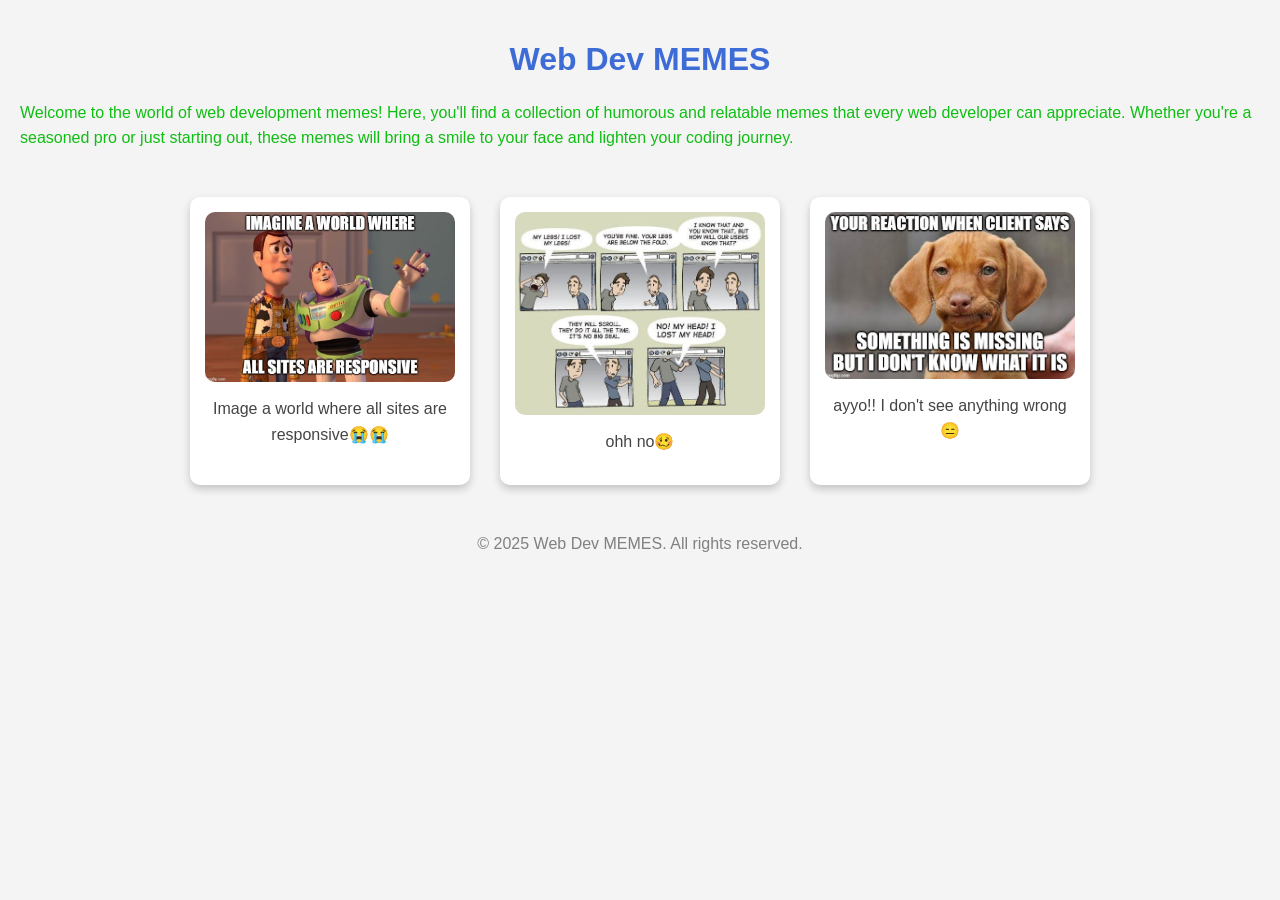
<file: Day-10_Flexbox_Meme_Squad/index.html>
<!DOCTYPE html>
<html lang="en">
<head>
    <meta charset="UTF-8">
    <meta name="viewport" content="width=device-width, initial-scale=1.0">
    <meta name="description" content="A collection of web development memes to lighten your coding journey.">
    <title>Web Dev MEMES</title>
    <link rel="stylesheet" href="style.css">
</head>
        <body>
            <h1>Web Dev MEMES</h1>
            <p>Welcome to the world of web development memes! Here, you'll find a collection of humorous and relatable memes that every web developer can appreciate. Whether you're a seasoned pro or just starting out, these memes will bring a smile to your face and lighten your coding journey.</p>
            <div class="container">
                <div class="card">
                    <img src="team1.jpeg" alt="Team 1 Meme">
                    <p class="caption">Image a world where all sites are responsive😭😭</p>
            </div>
            <div
                class="card">
                    <img src="team2.jpeg" alt="Team 2 Meme">
                    <p class="caption">ohh no🥴</p>
            </div>
            <div class="card">
                    <img src="team3.jpeg" alt="Team 3 Meme">
                    <p class="caption">ayyo!! I don't see anything wrong😑</p>
            </div>
            </div>
                <p style="color: gray; text-align: center;">&copy; 2025 Web Dev MEMES. All rights reserved.</p>
                </body>
                </html>
</file>
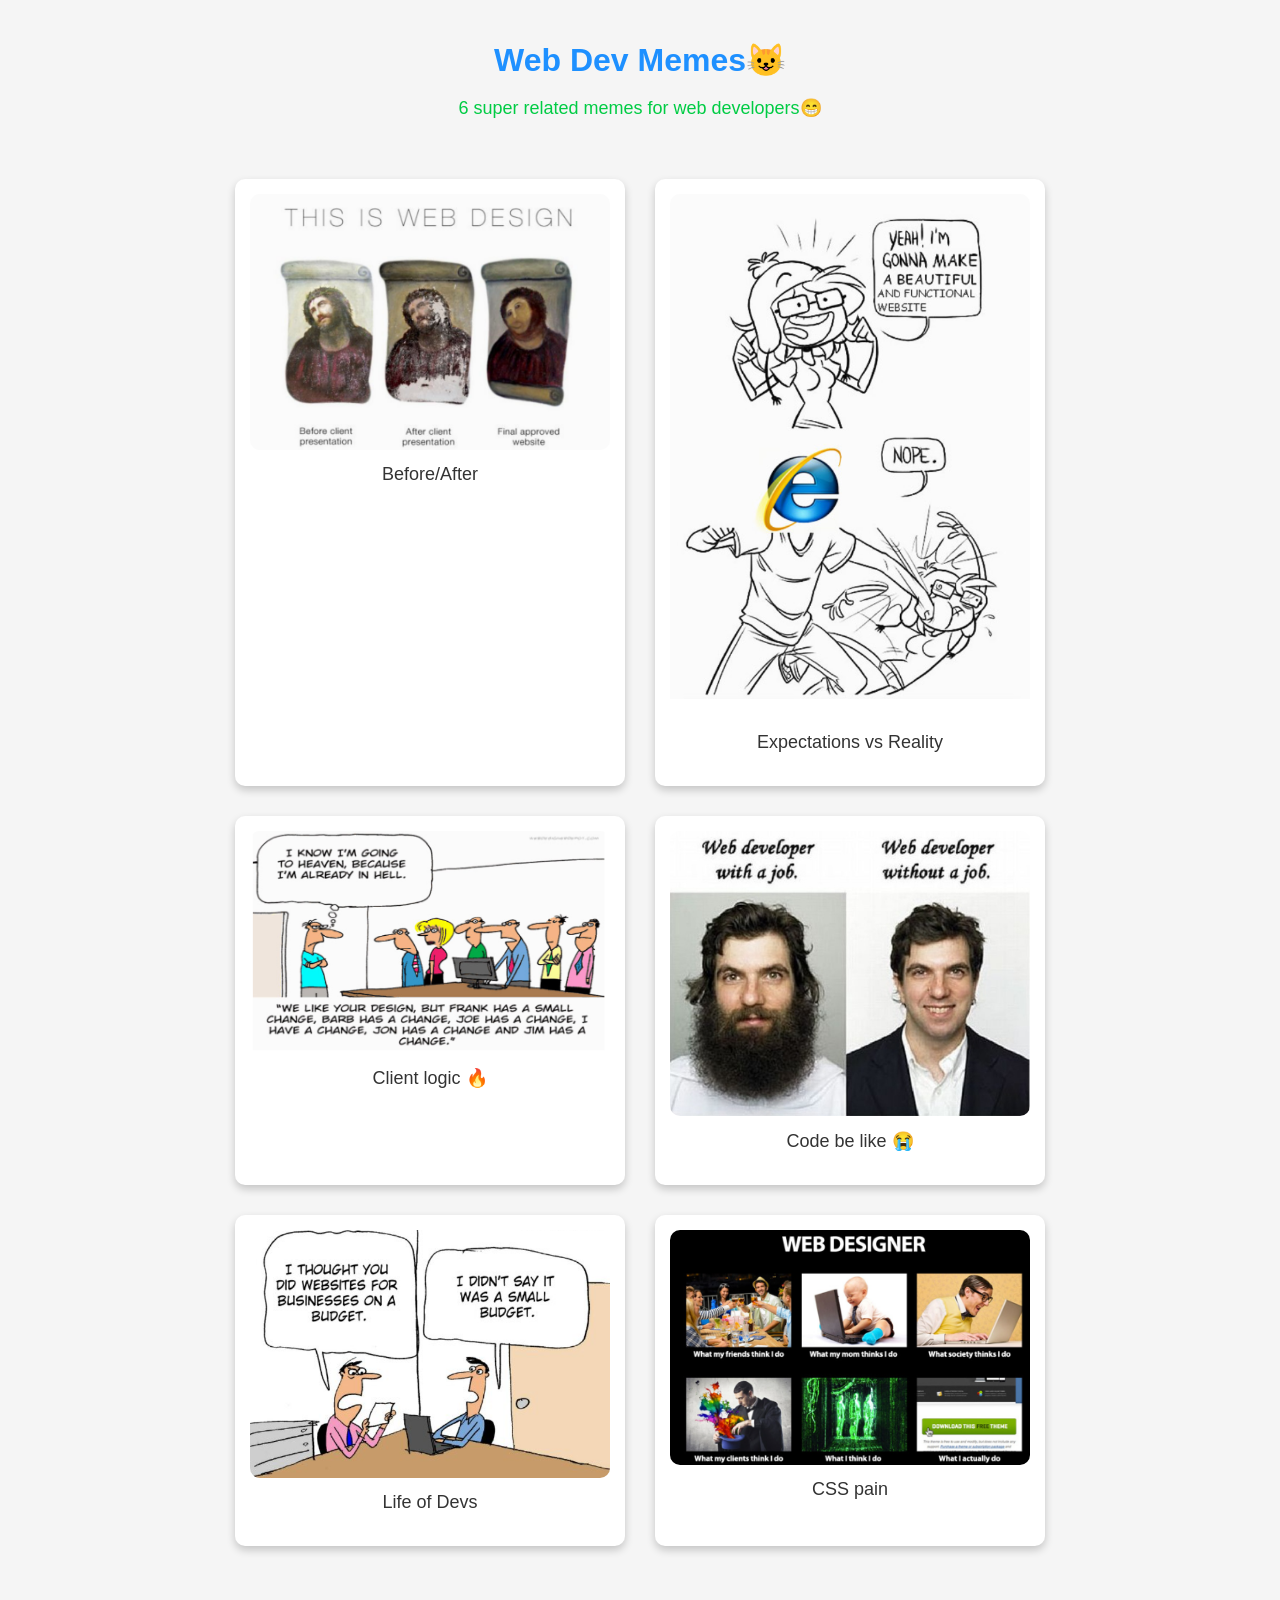
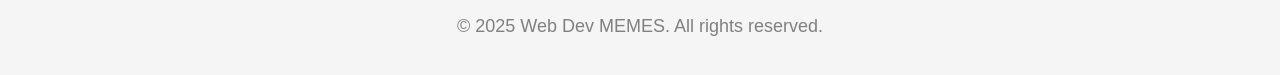
<file: Day-11_Flexbox_Gallery/index.html>
<!DOCTYPE html>
<html lang="en">
<html>
<head>
<meta charset="UTF-8">
<meta name="viewport" content="width=device-width, initial-scale=1.0">
<meta name="description content="This is a web meme page">
<title>Web Dev Memes</title>
<link rel="stylesheet" href="style.css">
</head>
<body>
<h1>Web Dev Memes😺</h1>
<p>6 super related memes for web developers😁</p>
<div class="gallery">
<div class="card">
<img src="meme1.png" alt="meme 1">
<p>Before/After</p>
</div>
<div class="card">
<img src="meme2.png" alt="meme 2">
<p>Expectations vs Reality</p>
</div>
<div class="card">
<img src="meme3.png" alt="meme 3">
<p>Client logic 🔥</p>
</div>
<div class="card">
<img src="meme4.png" alt="meme 4">
<p>Code be like 😭</p>
</div>
<div class="card">
<img src="meme5.png" alt="meme 5">
<p>Life of Devs</p>
</div>
<div class="card">
<img src="meme6.png" alt="meme 6">
<p>CSS pain</p>
</div>
</div>
<footer>
<p style="color: gray;">&copy 2025 Web Dev MEMES. All rights reserved.</p>
</footer>
</body>
</html>
</file>
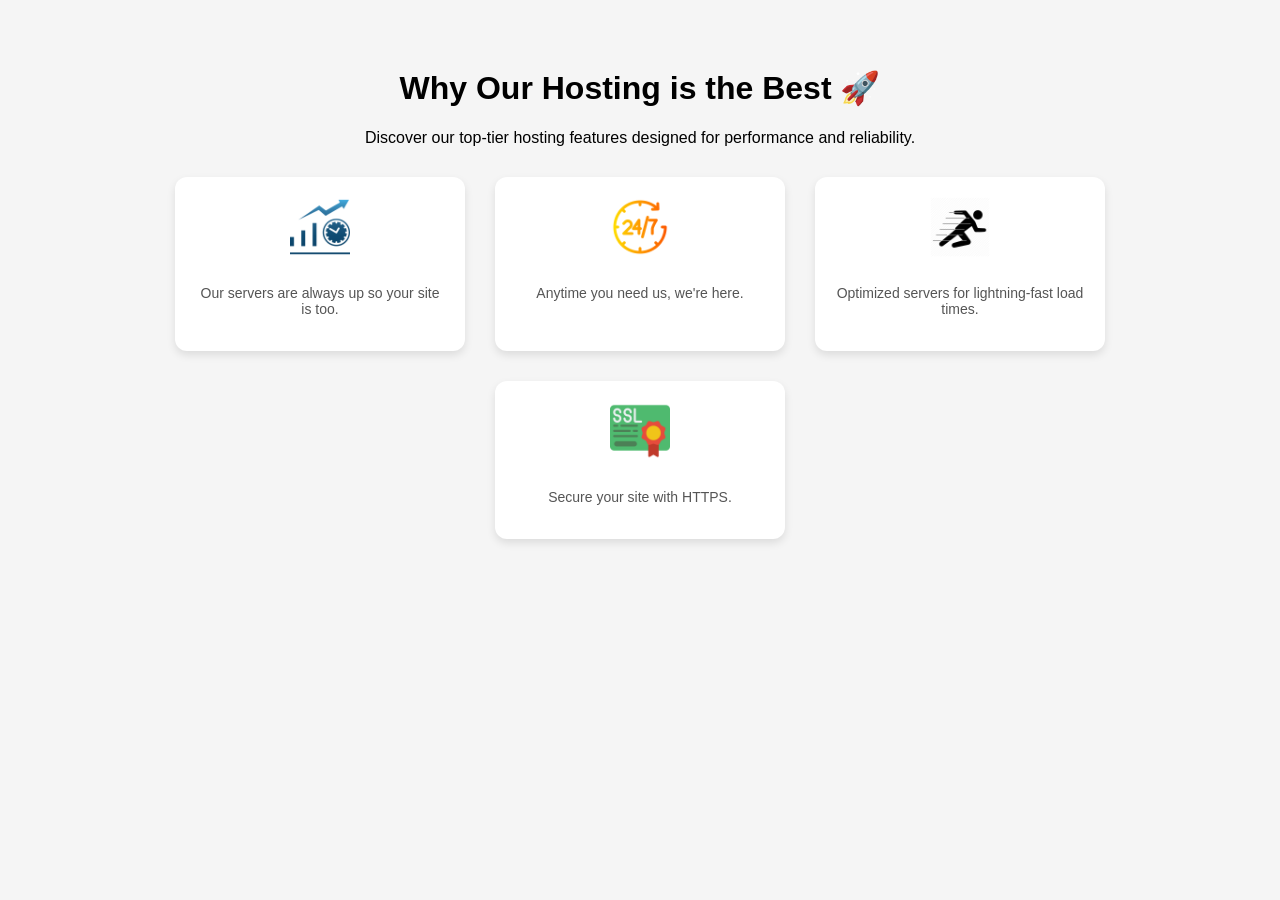
<file: Day-12_Homework_FeatureFlexX Pro/index.html>
<!DOCTYPE html>
<html lang="en">
<html>
<head>
<meta charset="UTF-8">
<meta name="viewport" content="width=device-width, initial-scale=1.0">
<meta name="description" content="This is a feature Website">
<title>why choose us</title>
<link rel="stylesheet" href="style.css">
</head>
<body>
<h1>Why Our Hosting is the Best 🚀</h1>
<p>Discover our top-tier hosting features designed for performance and reliability.</p>
<div class="features">
<div class="feature">
<img src="uptime.png" alt="uptime-icon">
<p>Our servers are always up so your site is too.</p>
</div>
<div class="feature">
<img src="support.png" alt="support-icon">
<p>Anytime you need us, we're here.</p>
</div>
<div class="feature">
<img src="fast.png" alt="fast-icon">
<p>Optimized servers for lightning-fast load times.</p>
</div>
<div class="feature">
<img src="certificate.png" alt="certificate-icon">
<p>Secure your site with HTTPS.</p>
</div>
</div>
</body>
</file>
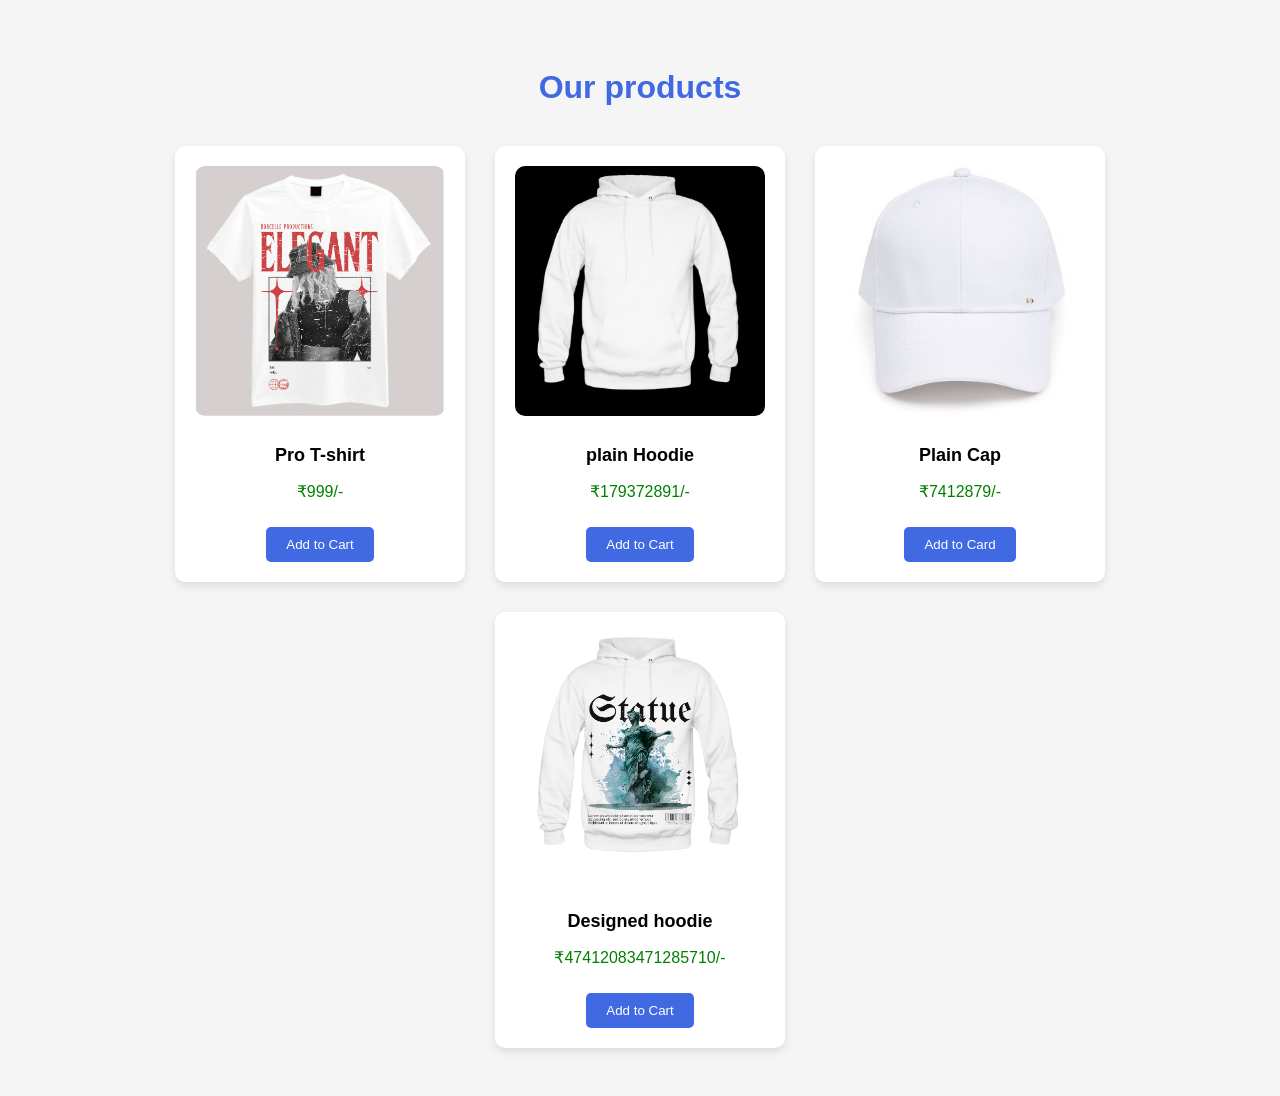
<file: Day-13_Flexbox_Product_Cards/index.html>
<!DOCTYPE html>
<html lang="en">
<html>
<head>
<meta charset="UTF-8">
<meta name="viewport" content="width=device-width, initial-scale=1.0">
<meta name="description" content="This is a product Website">
<title>Product Cards</title>
<link rel="stylesheet" href="style.css">
</head>
<body>
<h1>Our products</h1>
<div class="product-container">
<div class="product-card">
<img src="product.png" alt="product-icon">
<h2>Pro T-shirt</h2>
<p>₹999/-</p>
<button>Add to Cart</button>
</div>
<div class="product-card">
<img src="product1.jpeg" alt="product1-icon">
<h2>plain Hoodie</h2>
<p>₹179372891/-</p>
<button>Add to Cart</button>
</div>
<div class="product-card">
<img src="product2.jpg" alt="product2-icon">
<h2>Plain Cap</h2>
<p>₹7412879/-</p>
<button>Add to Card</button>
</div>
<div class="product-card">
<img src="product3.png" alt="product3-icon">
<h2>Designed hoodie</h2>
<p>₹47412083471285710/-</p>
<button>Add to Cart</button>
</div>
</div>
</body>
</html>
</file>
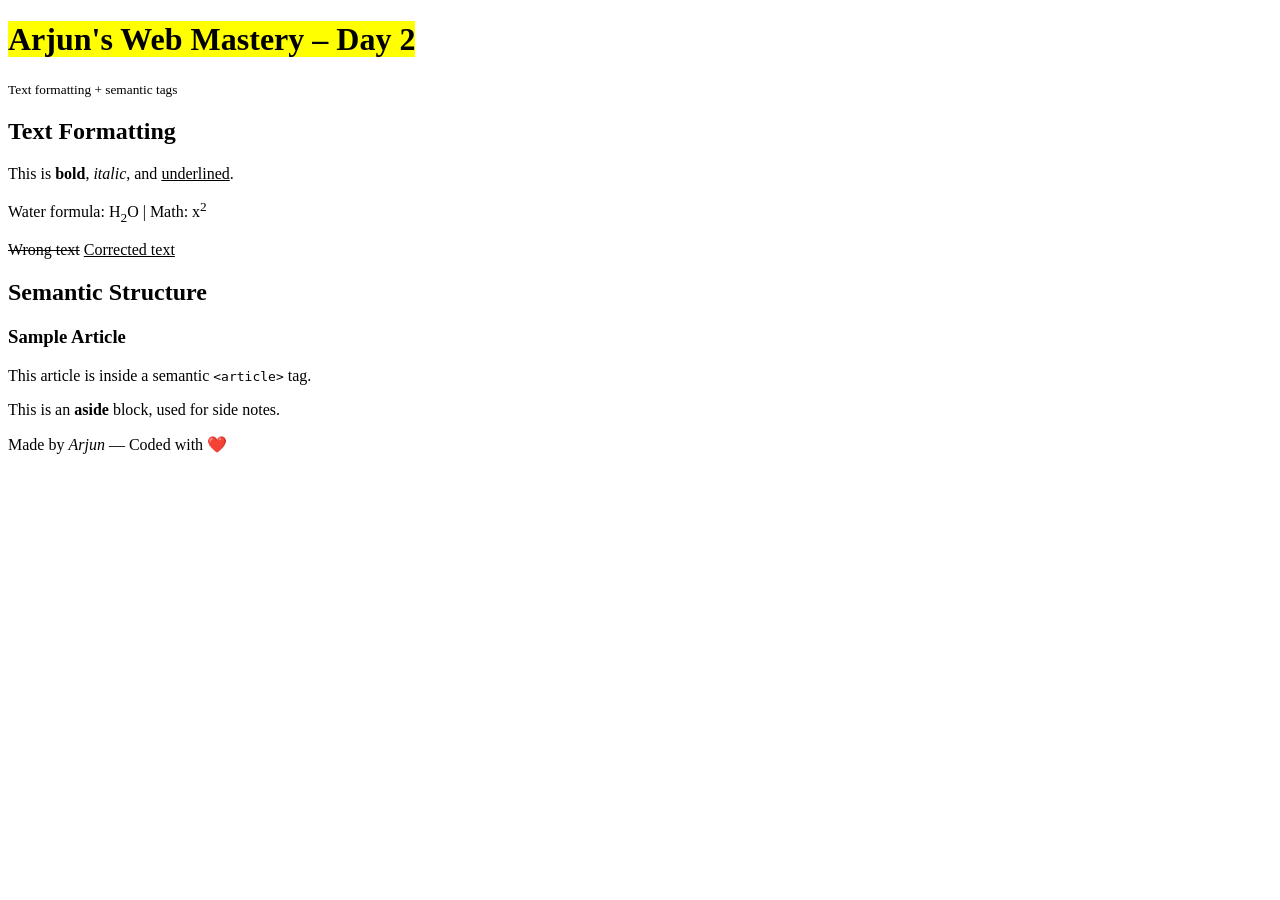
<file: Day-2_HTML_Formatting/index.html>
<!DOCTYPE html>
<html>
  <head>
    <title>Day 2 – Text Formatting</title>
  </head>
  <body>
    <header>
      <h1><mark>Arjun's Web Mastery – Day 2</mark></h1>
      <p><small>Text formatting + semantic tags</small></p>
    </header>

    <main>
      <section>
        <h2>Text Formatting</h2>
        <p>This is <b>bold</b>, <i>italic</i>, and <u>underlined</u>.</p>
        <p>Water formula: H<sub>2</sub>O | Math: x<sup>2</sup></p>
        <p><del>Wrong text</del> <ins>Corrected text</ins></p>
      </section>

      <section>
        <h2>Semantic Structure</h2>
        <article>
          <h3>Sample Article</h3>
          <p>This article is inside a semantic <code>&lt;article&gt;</code> tag.</p>
        </article>
        <aside>
          <p>This is an <strong>aside</strong> block, used for side notes.</p>
        </aside>
      </section>
    </main>

    <footer>
      <p>Made by <em>Arjun</em> — Coded with ❤️</p>
    </footer>
  </body>
</html>
</file>
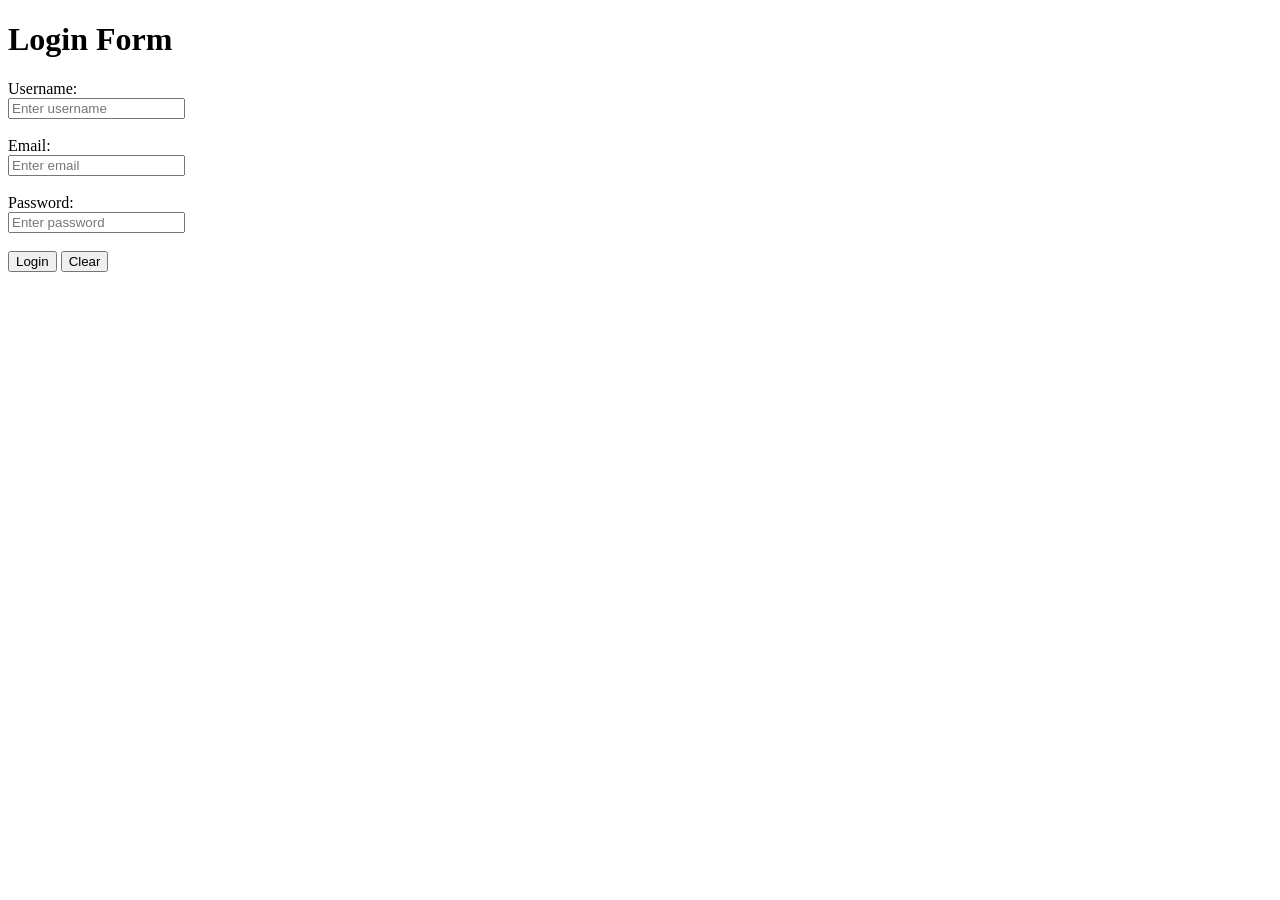
<file: Day-3_HTML_Forms/index.html>
<!DOCTYPE html>
<html>
  <head>
    <title>Day 3 – HTML Forms</title>
  </head>
  <body>
    <h1>Login Form</h1>

    <form action="/login" method="post">
      <label for="username">Username:</label><br>
      <input type="text" id="username" name="username" placeholder="Enter username" required><br><br>

      <label for="email">Email:</label><br>
      <input type="email" id="email" name="email" placeholder="Enter email"><br><br>

      <label for="password">Password:</label><br>
      <input type="password" id="password" name="password" placeholder="Enter password"><br><br>

      <input type="submit" value="Login">
      <input type="reset" value="Clear">
    </form>
  </body>
</html>
</file>
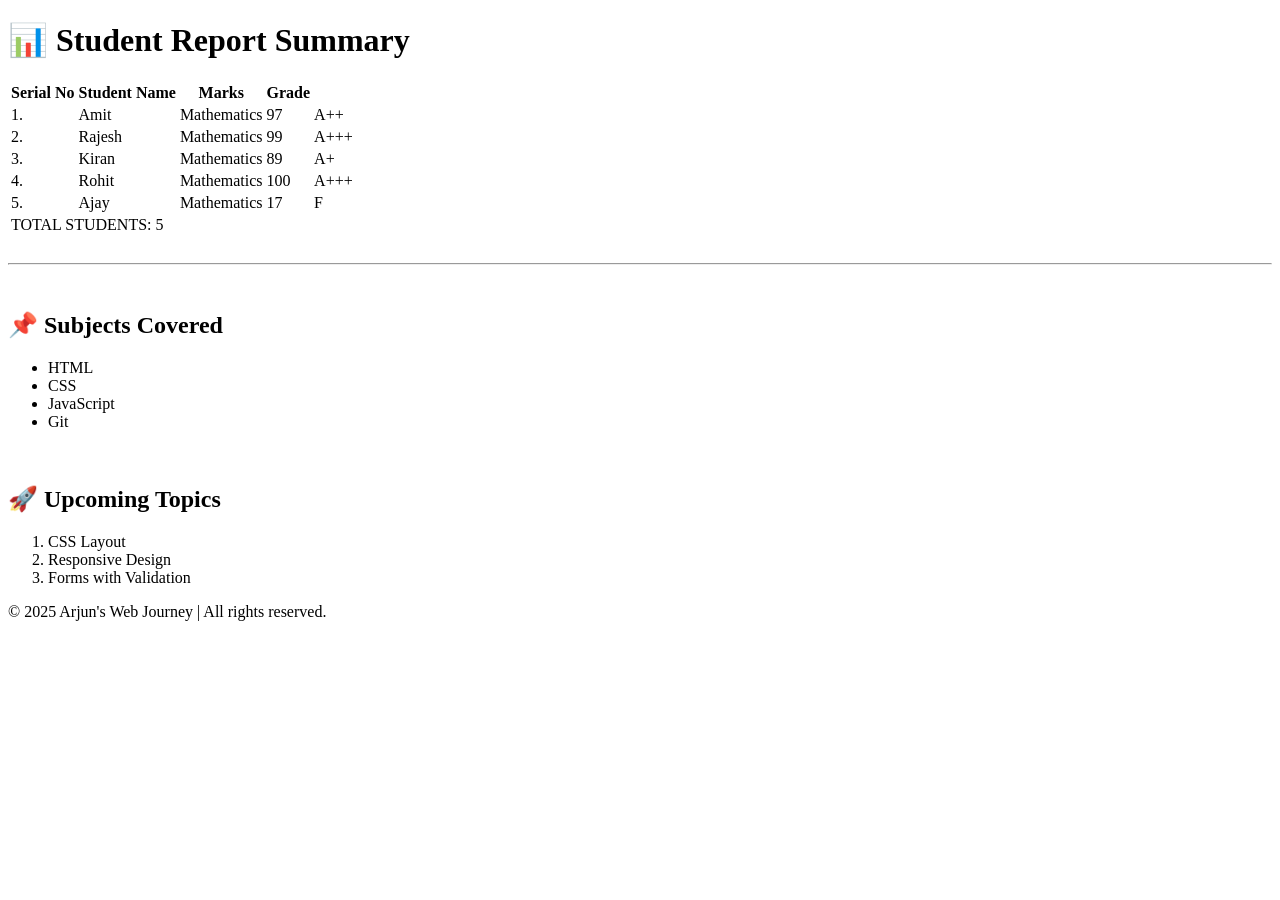
<file: Day-4_HTML_Tables_Lists/index.html>
<!DOCTYPE html>
<html>
<html lang="en">
<head>
<title> Day 4 - Tables and Lists by Arjun</title>
</head>
<body>
<h1>📊 Student Report Summary</h1>
<table>
<thead>
<tr><th>Serial No</th><th>Student Name</th><th>Marks</th><th>Grade</th></tr>
</thead>
<tr><td>1.</td><td>Amit</td><td>Mathematics</td><td>97</td><td>A++</td></tr>
<tr><td>2.</td><td>Rajesh</td><td>Mathematics</td><td>99</td><td>A+++</td></tr>
<tr><td>3.</td><td>Kiran</td><td>Mathematics</td><td>89</td><td>A+</td></tr>
<tr><td>4.</td><td>Rohit</td><td>Mathematics</td><td>100</td><td>A+++</td></tr>
<tr><td>5.</td><td>Ajay</td><td>Mathematics</td><td>17</td><td>F</td></tr>
</tbody>
<tfoot>
<td colspan="5">TOTAL STUDENTS: 5</td>
</tfoot>
</table>
<br>
<hr>
<br>
<h2>📌 Subjects Covered</h2>
<ul>
<li>HTML</li>
<li>CSS</li>
<li>JavaScript</li>
<li>Git</li>
</ul>
<br>
<h2>🚀 Upcoming Topics</h2>
<ol>
<li>CSS Layout</li>
<li>Responsive Design</li>
<li>Forms with Validation</li>
</ol>
<footer>
<p>&copy; 2025 Arjun's Web Journey | All rights reserved.</p>
</footer>
</body>
</html>
</file>
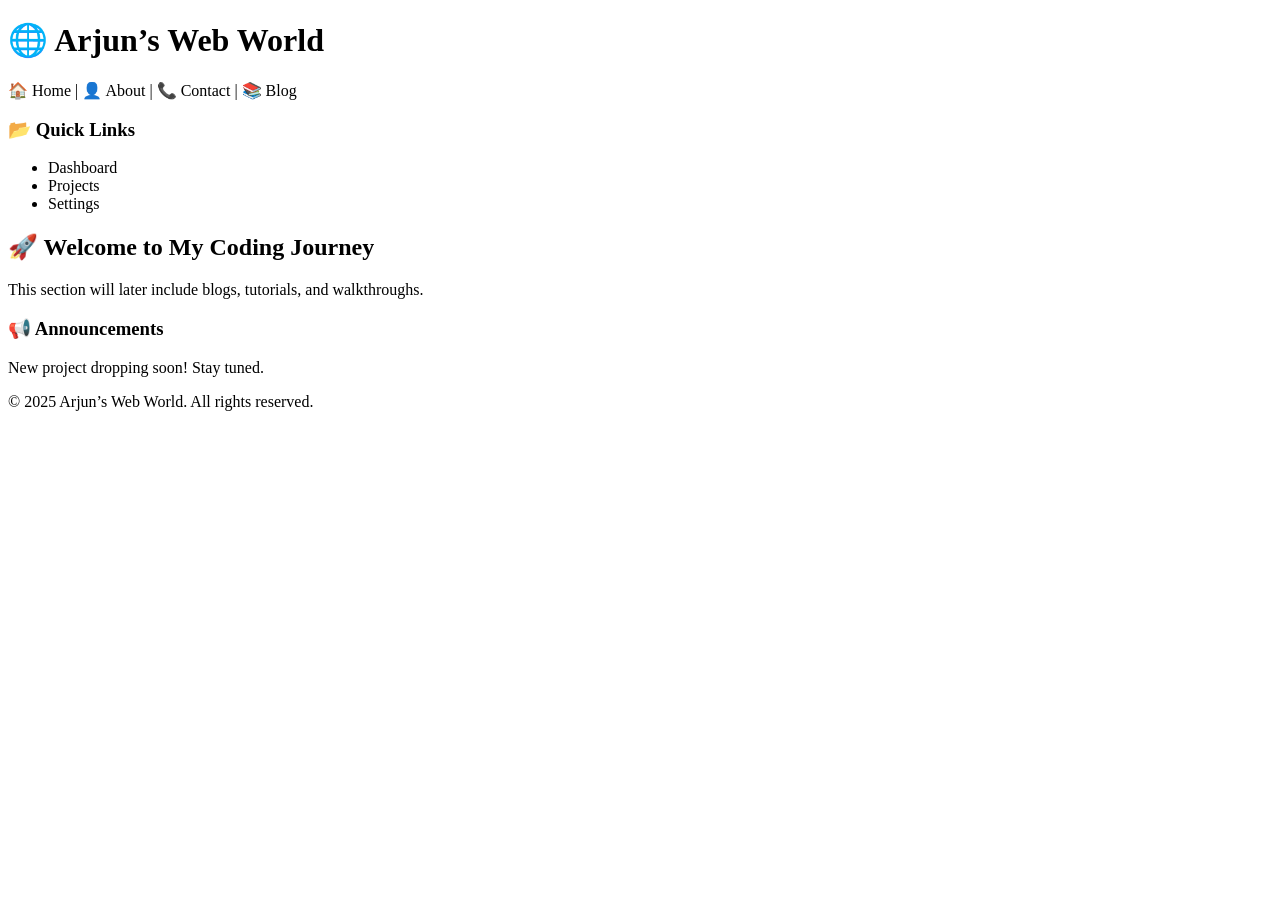
<file: Day-5_HTML_Div_Layouts/index.html>
<!DOCTYPE html>
<html>
<html lang="en">
<head>
<title>Day 5 - HTML Div Layouts by Arjun</title>
</head>
<body>
<div id="header">
<h1>🌐 Arjun’s Web World</h1>
</div>
<div id="navbar">
  <p>🏠 Home | 👤 About | 📞 Contact | 📚 Blog</p>
</div>
<div id="container">

  <div id="left-sidebar">
    <h3>📂 Quick Links</h3>
    <ul>
      <li>Dashboard</li>
      <li>Projects</li>
      <li>Settings</li>
    </ul>
  </div>

  <div id="main-content">
    <h2>🚀 Welcome to My Coding Journey</h2>
    <p>This section will later include blogs, tutorials, and walkthroughs.</p>
  </div>

  <div id="right-sidebar">
    <h3>📢 Announcements</h3>
    <p>New project dropping soon! Stay tuned.</p>
  </div>

</div>
<div id="footer">
  <p>&copy; 2025 Arjun’s Web World. All rights reserved.</p>
</div>
</body>
</html>
</file>
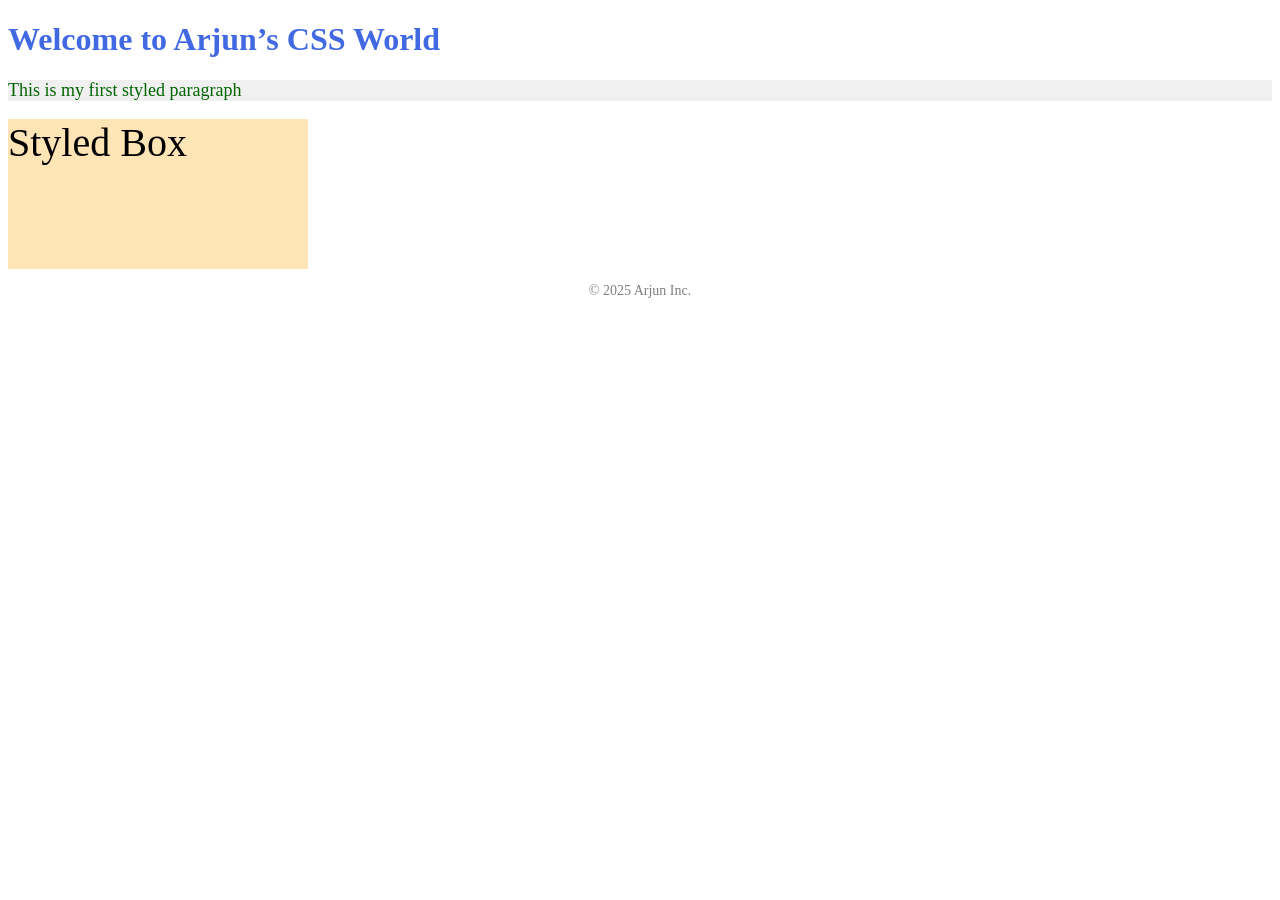
<file: Day-7_CSS_Inline_Styles/index.html>
<!DOCTYPE html>
<html>
<html lang="en">
<head>
<meta charset="UTF-8">
<meta name="viewport" content="width=device-width; initial-scale=1.0">
<meta description="This is a website made by me">
<title>DAY-1: CSS inline</title>
</head>
<body>
<h1 style="color: royalblue; font-size: 32px;">Welcome to Arjun’s CSS World</h1>
<p style="color: darkgreen; Background-color: #f0f0f0; font-size: 18px;">This is my first styled paragraph</p>
<div style="background-color: #ffe4b5; width: 300px; height:150px; font-size: 40px;">Styled Box</div>
<footer style="color: gray; font-size: 14px; text-align: center;">
<p>&copy; 2025 Arjun Inc.</p>
</footer>
</body>
</html>
</file>
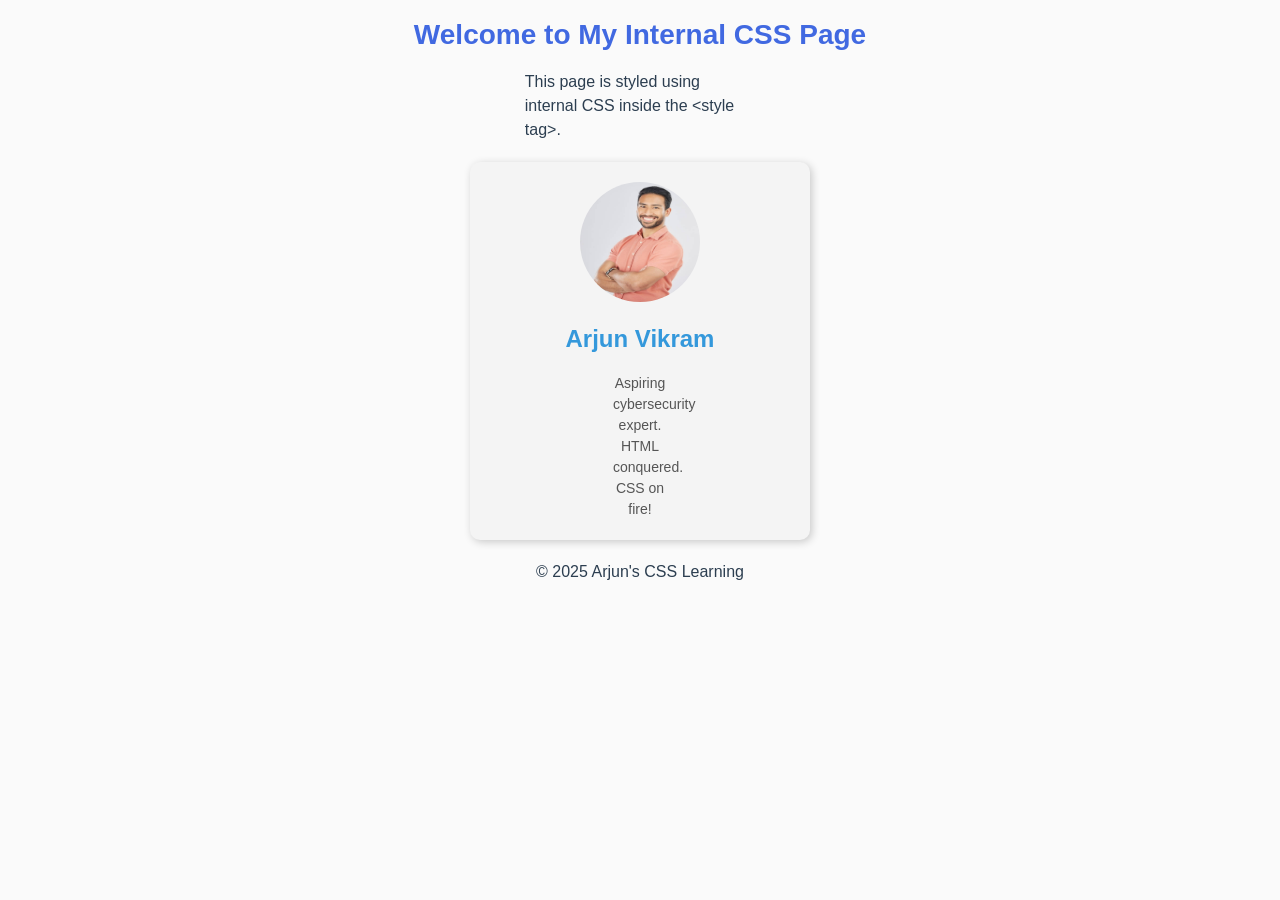
<file: Day-8_Internal_CSS_Profile/index.html>
<!DOCTYPE html>
<html>
<html lang="en">
<head>
<meta charset="UTF-8">
<title>Day 8 – Arjun Profile Card</title>
<meta name="viewport" content="width=device-width, initial-scale=8.0">
<meta description="This is a website made by me">
<style>
     body {
      font-family: Arial, sans-serif;
      margin: 0;
      padding: 0;
      background-color: #fafafa;
     .description {
      text-align: center;
      color: #2c3e50;
      width: 80%;
      margin: 10px auto;
      font-size: 16px;
      line-height: 1.5;
       }
 h1 {
      color: royalblue;
      text-align: center;
      font-size: 28px;
     }
 p   {
       color: #2c3e50;
       font-size: 16px;
       line-height: 1.5;
       width: 18%;
       margin: auto;
      }
  .card {
  width: 300px;
  margin: 20px auto;
  padding: 20px;
  background-color: #f4f4f4;
  border-radius: 10px;
  box-shadow: 2px 2px 8px rgba(0,0,0,0.2);
  text-align: center;
}
.card img {
  width: 120px;
  height: 120px;
  border-radius: 50%;
}
.card h2 {
  color: #3498db;
}
.card p {
  color: #555;
  font-size: 14px;
}
footer {
        text-align: center;
        color: lightgray;
    }
</style>
</head>
<body>
<h1>Welcome to My Internal CSS Page</h1>
<p>This page is styled using internal CSS inside the &lt;style tag&gt;.</p>
<div class="card">
<img src="man.jpg"></img>
<h2>Arjun Vikram</h2>
<p>Aspiring cybersecurity expert. HTML conquered. CSS on fire!</p>
</div>
<footer>
<p>&copy 2025 Arjun's CSS Learning</p>
</footer>
</file>
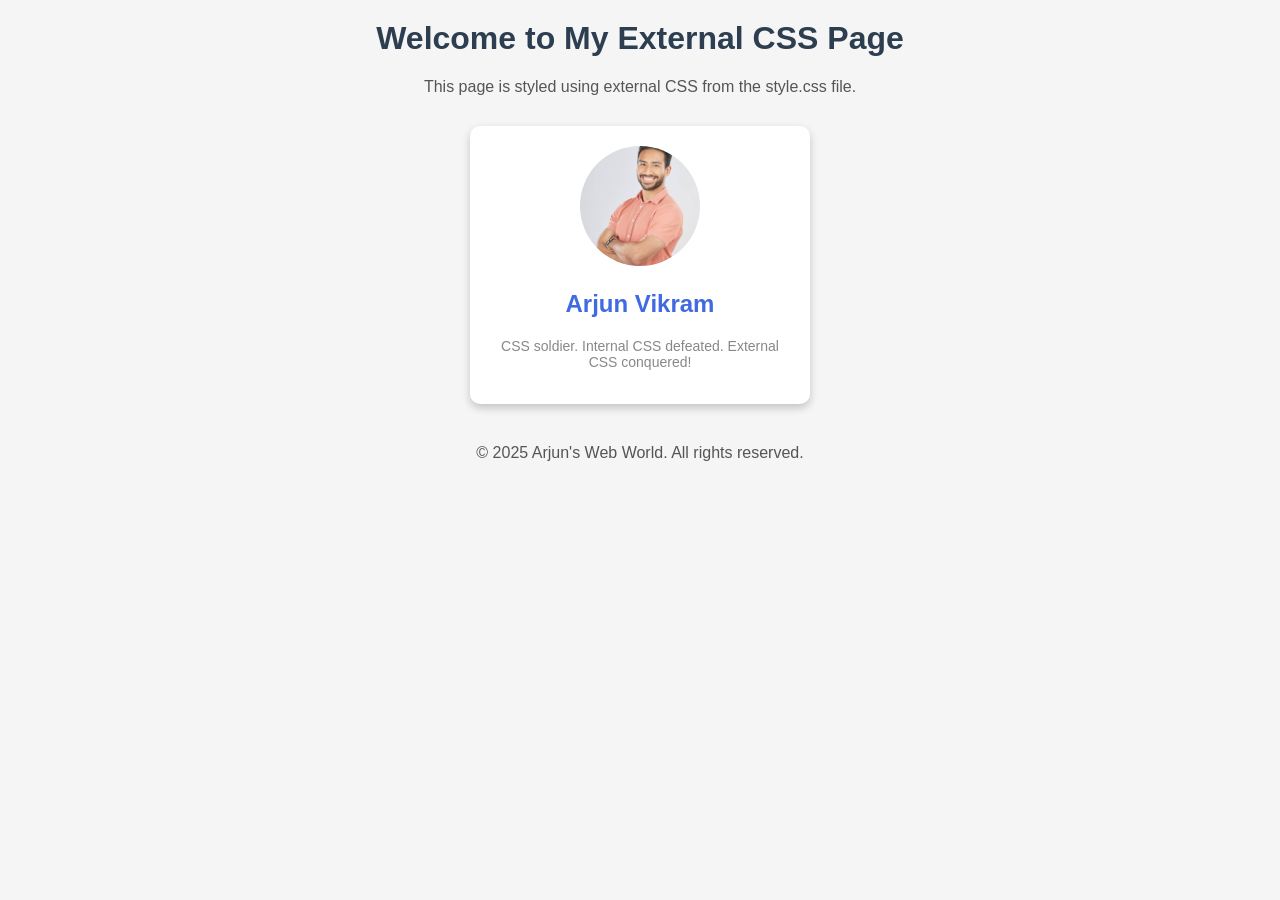
<file: Day-9_External_CSS_Profile/index.html>
<!DOCTYPE html>
<html lang="en">
<html>
<head>
<meta charset="UTF-8">
<meta name="viewport" content="width=device-width, initial-width=1.0" >
<meta name="description" content="External CSS Profile Card by Arjun" >
<title>Day 9 - External CSS</title>
<link rel="stylesheet" href="style.css">
</head>
<body>
<h1>Welcome to My External CSS Page</h1>
<p>This page is styled using external CSS from the style.css file.</p>

<div class="card">
<img src="man.jpg" alt="Arjun's photo"></img>
<h2>Arjun Vikram</h2>
<p class="description">CSS soldier. Internal CSS defeated. External CSS conquered!</p>
</div>
<footer>
<p>&copy; 2025 Arjun's Web World. All rights reserved.</p>
</footer>
</body>
</html>
</file>
<file: Day-10_Flexbox_Meme_Squad/style.css>
body    {
    font-family: Arial, sans-serif;
    background-color: #f4f4f4;
    margin: 0;
    padding: 20px;
}
h1      {
    color: #0e48cfca;
    text-align: center;
}
p       {
    color: #0fbe12;
    line-height: 1.6;
}
    .container {
        display: flex;
        justify-content:center;
        gap: 30px;
        flex-wrap: wrap;
        padding: 30px;
    }

.card {
    background-color: #fff;
    padding: 15px;
    border-radius: 10px;
    box-shadow: 0 4px 8px rgba(0,0,0,0.2);
    text-align: center;
    width: 250px;
}    
.card img {
  width: 100%;
  height: auto;
  border-radius: 10px;
  object-fit: cover;
}
.caption {
  margin-top: 10px;
  font-size: 16px;
  color: #444;
}
footer {
    text-align: center;
    margin-top: 20px;
    color: #888;
    font-size: 14px;
}
</file>
<file: Day-11_Flexbox_Gallery/style.css>
body   {
  font-family: Arial, sans-serif;
  background-color: #f5f5f5;
  margin: 0;
  padding: 20px;
  text-align: center;
 }
h1   {
  color: #1e90ff;
  margin-bottom: 10px;
  width: auto;
  height: auto;
 }
p    {
  color: #00cc44;
  font-size: 18px;
 }
.gallery    {
  display: flex;
  flex-wrap: wrap;
  justify-content: center;
  gap: 30px;
  max-width: 1200px;
  margin: 40px auto;
  padding: 20px;
  object-fit: cover;
 }
.card      {
  background-color: #fff;
  padding: 15px;
  border-radius: 10px;
  width: 30%;
  box-shadow: 0 4px 8px rgba(0,0,0,0.2);
  text-align: center;

 }
.card img   {
  width: 100%;
  height: auto;
  border-radius: 10px;
}
.card p {
  color: #333;
  margin-top: 10px;
}

footer {
  margin-top: 50px;
  color: gray;
  font-size: 14px;
}
</file>
<file: Day-12_Homework_FeatureFlexX Pro/style.css>
body       {
  font-family: Arial, sans-serif;
  background-color: #f5f5f5;
  text-align: center;
  padding: 40px;
}

.features   {
  display: flex;
  justify-content: center;
  gap: 30px;
  flex-wrap: wrap;
  margin-top: 30px;
}

.feature    {
  background-color: white;
  padding: 20px;
  width: 250px;
  border-radius: 12px;
  box-shadow: 0 4px 8px rgba(0,0,0,0.1);
  transition: transform 0.3s ease;
}

.feature:hover     {
  transform: translate(-5px);
}

.feature img       {
  width: 60px;
  height: 60px;
  margin-bottom: 10px;
}

.feature h3     {
  color: royalblue;
  margin: 10px 0 5px;
}

.feature p     {
  color: #555;
  font-size: 14px;
}
</file>
<file: Day-13_Flexbox_Product_Cards/style.css>
body    {
  font-family: arial, sans-serif;
  background-color: #f5f5f5;
  text-align: center;
  padding: 40px;
}

h1    {
  color: royalblue;
  margin-bottom: 40px;
}

.product-container     {
  display: flex;
  justify-content: center;
  flex-wrap: wrap;
  gap: 30px;
}

.product-card  {
  background-color: white;
  padding: 20px;
  width: 250px;
  border-radius: 10px;
  box-shadow: 0 4px 8px rgba(0,0,0,0.1);
  transition: transform 0.3s ease;
}

.product-card:hover    {
  transform: translate(-5px);
 }

.product-card img    {
  width: 100%;
  height: auto;
  margin-bottom: 15px;
  border-radius: 10px;
  
}

.product-card h2    {
  font-size: 18px;
  margin: 10px 0;
}

.product-card p    {
  font-size: 16px;
  color: green;
}

.product-card button     {
  margin-top: 10px;
  padding: 10px 20px;
  background-color: royalblue;
  color: white;
  border: none;
  border-radius: 5px;
  cursor: pointer;
}

.product-card button:hover    {
  background-color: #0033cc;
}

@media (max-width: 600px)     {
  .product-card {
  width: 90%;
}
}
</file>
<file: Day-9_External_CSS_Profile/style.css>
body  {
  background-color: #f5f5f5;
  font-family: Arial, sans-serif;
  text-align: center;
  margin: 0;
  padding: 0;
}

h1    {
  color: #2c3e50;
  margin-top: 20px;
}

p    {
  color: #555;
  font-size: 16px;
}

.card     {
  background-color: #fff;
  width: 300px;
  padding: 20px;
  margin: 30px auto;
  border-radius: 10px;
  box-shadow: 0 4px 8px rgba(0,0,0,0.2);
}

.card img    {
  width: 120px;
  height: 120px;
  object-fit: cover;
  border-radius: 50%;
}

.card h2    {
  color: royalblue;
}

.card .description    {
  font-size: 14px;
  color: #888;
}

footer {
  font-size: 14px;
  color: gray;
  margin-top: 40px;
}
</file>
